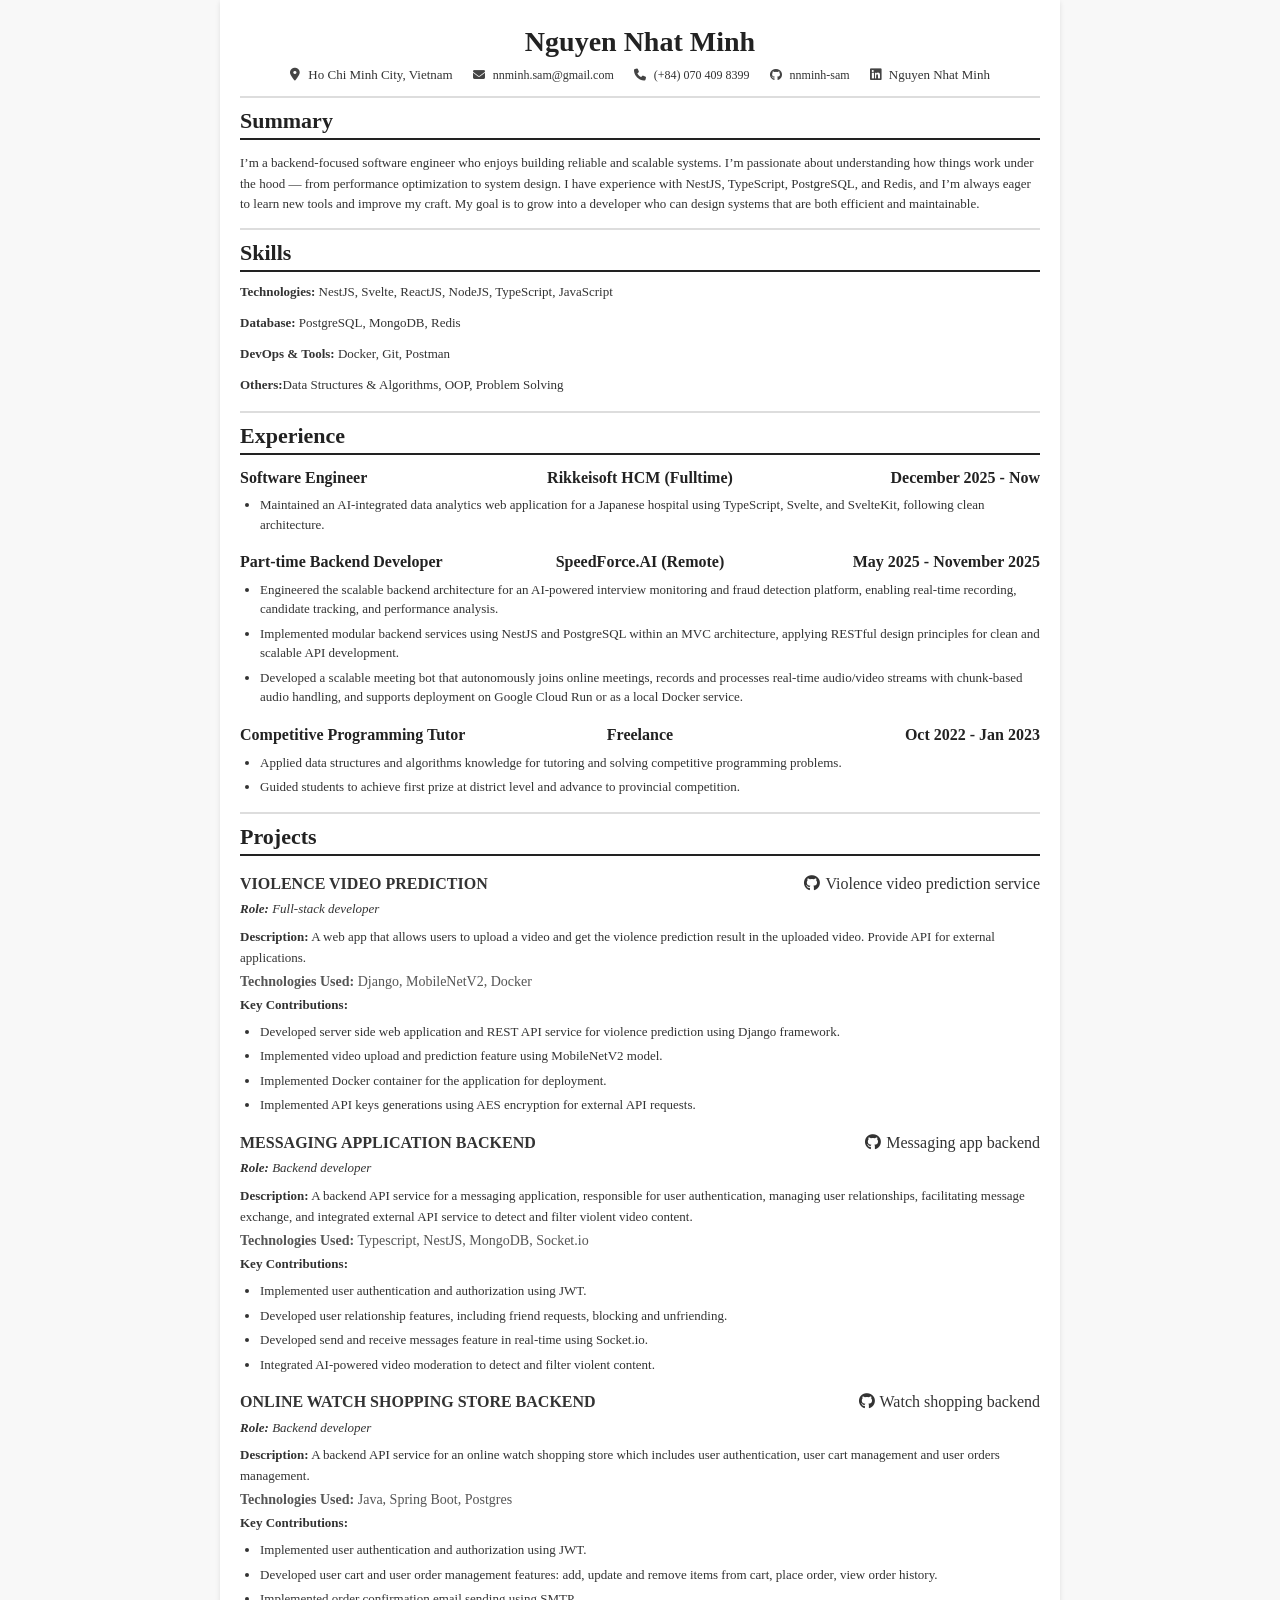
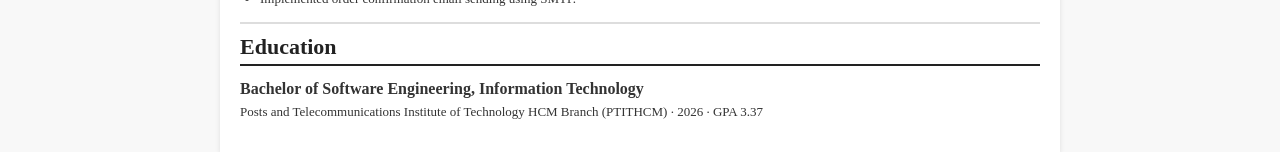
<file: index.html>
<!doctype html>
<html lang="en">
  <head>
    <meta charset="UTF-8" />
    <meta name="viewport" content="width=device-width, initial-scale=1.0" />
    <link
      rel="stylesheet"
      href="https://cdnjs.cloudflare.com/ajax/libs/font-awesome/6.5.1/css/all.min.css"
    />
    <link rel="stylesheet" href="style.css" />
    <title>Backend Developer Resume</title>
  </head>
  <body>
    <div class="cv-container">
      <!-- * Confacts & Personal Information Section -->
      <section class="personal-info">
        <h1 class="full-name">Nguyen Nhat Minh</h1>
        <div class="detail-information">
          <span class="address">
            <i class="fa-solid fa-location-dot"></i>
            Ho Chi Minh City, Vietnam
          </span>
          <span class="email">
            <i class="fa-solid fa-envelope"></i>
            nnminh.sam@gmail.com
          </span>
          <span class="phone-number"
            ><i class="fa-solid fa-phone"></i>
            (+84) 070 409 8399
          </span>
          <span class="github">
            <i class="fa-brands fa-github"></i>
            <a href="https://github.com/nnminh-sam">nnminh-sam</a>
          </span>
          <span class="linkedin">
            <i class="fa-brands fa-linkedin"></i>
            <a href="https://www.linkedin.com/in/nnminh1803/"
              >Nguyen Nhat Minh</a
            >
          </span>
        </div>
      </section>

      <!-- * Personal Summary Section -->
      <section class="summary">
        <div class="divider"></div>
        <h2 class="section-title">Summary</h2>
        <p>
          I’m a backend-focused software engineer who enjoys building reliable
          and scalable systems. I’m passionate about understanding how things
          work under the hood — from performance optimization to system design.
          I have experience with NestJS, TypeScript, PostgreSQL, and Redis, and
          I’m always eager to learn new tools and improve my craft. My goal is
          to grow into a developer who can design systems that are both
          efficient and maintainable.
        </p>
      </section>

      <!-- * Skill Section -->
      <section class="skills">
        <div class="divider"></div>
        <h2 class="section-title">Skills</h2>
        <p>
          <strong>Technologies:</strong> NestJS, Svelte, ReactJS, NodeJS,
          TypeScript, JavaScript
        </p>
        <p><strong>Database:</strong> PostgreSQL, MongoDB, Redis</p>
        <p><strong>DevOps & Tools:</strong> Docker, Git, Postman</p>
        <p>
          <strong>Others:</strong>Data Structures & Algorithms, OOP, Problem
          Solving
        </p>
      </section>

      <!-- * Experience Section -->
      <section class="experience">
        <div class="divider"></div>
        <h2 class="section-title">Experience</h2>

        <div class="experience-item">
          <div class="experience-header">
            <span class="job-title">Software Engineer</span>
            <span class="company">Rikkeisoft HCM (Fulltime)</span>
            <span class="duration">December 2025 - Now</span>
          </div>
          <div class="key-achievement">
            <ul>
              <li>
                Maintained an AI-integrated data analytics web application for a
                Japanese hospital using TypeScript, Svelte, and SvelteKit,
                following clean architecture.
              </li>
            </ul>
          </div>
        </div>

        <div class="experience-item">
          <div class="experience-header">
            <span class="job-title">Part-time Backend Developer</span>
            <span class="company">SpeedForce.AI (Remote)</span>
            <span class="duration">May 2025 - November 2025</span>
          </div>
          <div class="key-achievement">
            <ul>
              <li>
                Engineered the scalable backend architecture for an AI-powered
                interview monitoring and fraud detection platform, enabling
                real-time recording, candidate tracking, and performance
                analysis.
              </li>
              <li>
                Implemented modular backend services using NestJS and PostgreSQL
                within an MVC architecture, applying RESTful design principles
                for clean and scalable API development.
              </li>
              <li>
                Developed a scalable meeting bot that autonomously joins online
                meetings, records and processes real-time audio/video streams
                with chunk-based audio handling, and supports deployment on
                Google Cloud Run or as a local Docker service.
              </li>
            </ul>
          </div>
        </div>

        <div class="experience-item">
          <div class="experience-header">
            <span class="job-title">Competitive Programming Tutor</span>
            <span class="company">Freelance</span>
            <span class="duration">Oct 2022 - Jan 2023</span>
          </div>
          <div class="key-achievement">
            <ul>
              <li>
                Applied data structures and algorithms knowledge for tutoring
                and solving competitive programming problems.
              </li>
              <li>
                Guided students to achieve first prize at district level and
                advance to provincial competition.
              </li>
            </ul>
          </div>
        </div>
      </section>

      <!-- * Project Section -->
      <section class="projects">
        <div class="divider"></div>
        <h2 class="section-title">Projects</h2>

        <div class="project-item">
          <div class="project-details">
            <h3 class="project-name">Violence video prediction</h3>
            <a
              class="github-repo"
              href="https://github.com/nnminh-sam/violence-prediction-service"
              ><i class="fa-brands fa-github"></i>Violence video prediction
              service</a
            >
          </div>

          <p class="role-container">
            <strong>Role:</strong>
            <span class="role">Full-stack developer</span>
          </p>
          <p class="description">
            <strong>Description:</strong>
            A web app that allows users to upload a video and get the violence
            prediction result in the uploaded video. Provide API for external
            applications.
          </p>
          <p class="technologies-used">
            <strong>Technologies Used:</strong> Django, MobileNetV2, Docker
          </p>
          <div class="key-achievement">
            <p><strong>Key Contributions:</strong></p>
            <ul>
              <li>
                Developed server side web application and REST API service for
                violence prediction using Django framework.
              </li>
              <li>
                Implemented video upload and prediction feature using
                MobileNetV2 model.
              </li>
              <li>
                Implemented Docker container for the application for deployment.
              </li>
              <li>
                Implemented API keys generations using AES encryption for
                external API requests.
              </li>
            </ul>
          </div>
        </div>

        <div class="project-item">
          <div class="project-details">
            <h3 class="project-name">Messaging Application Backend</h3>
            <a
              class="github-repo"
              href="https://github.com/nnminh-sam/violence-image-detection-in-messaging-app"
              ><i class="fa-brands fa-github"></i>Messaging app backend</a
            >
          </div>

          <p class="role-container">
            <strong>Role:</strong>
            <span class="role">Backend developer</span>
          </p>
          <p class="description">
            <strong>Description:</strong>
            A backend API service for a messaging application, responsible for
            user authentication, managing user relationships, facilitating
            message exchange, and integrated external API service to detect and
            filter violent video content.
          </p>
          <p class="technologies-used">
            <strong>Technologies Used:</strong> Typescript, NestJS, MongoDB,
            Socket.io
          </p>
          <div class="key-achievement">
            <p><strong>Key Contributions:</strong></p>
            <ul>
              <li>
                Implemented user authentication and authorization using JWT.
              </li>
              <li>
                Developed user relationship features, including friend requests,
                blocking and unfriending.
              </li>
              <li>
                Developed send and receive messages feature in real-time using
                Socket.io.
              </li>
              <li>
                Integrated AI-powered video moderation to detect and filter
                violent content.
              </li>
            </ul>
          </div>
        </div>

        <div class="project-item">
          <div class="project-details">
            <h3 class="project-name">Online Watch Shopping Store Backend</h3>
            <a
              class="github-repo"
              href="https://github.com/nnminh-sam/The-Watchers"
              ><i class="fa-brands fa-github"></i>Watch shopping backend</a
            >
          </div>

          <p class="role-container">
            <strong>Role:</strong>
            <span class="role">Backend developer</span>
          </p>
          <p class="description">
            <strong>Description:</strong>
            A backend API service for an online watch shopping store which
            includes user authentication, user cart management and user orders
            management.
          </p>
          <p class="technologies-used">
            <strong>Technologies Used:</strong> Java, Spring Boot, Postgres
          </p>
          <div class="key-achievement">
            <p><strong>Key Contributions:</strong></p>
            <ul>
              <li>
                Implemented user authentication and authorization using JWT.
              </li>
              <li>
                Developed user cart and user order management features: add,
                update and remove items from cart, place order, view order
                history.
              </li>
              <li>Implemented order confirmation email sending using SMTP.</li>
            </ul>
          </div>
        </div>
      </section>

      <!-- * Education Section -->
      <section class="education">
        <div class="divider"></div>
        <h2 class="section-title">Education</h2>

        <div class="education-item">
          <h3 class="degree-and-major">
            <span class="degree">Bachelor of Software Engineering</span>,
            <span class="major">Information Technology</span>
          </h3>
          <p class="university">
            <span class="name">
              Posts and Telecommunications Institute of Technology HCM Branch
              (PTITHCM)
            </span>
            <span class="delimiter"> · </span>
            <span class="graduation-year"> 2026 </span>
            <span class="delimiter"> · </span>
            <span class="graduation-year"> GPA 3.37 </span>
          </p>
        </div>
      </section>
    </div>
  </body>
</html>
</file>
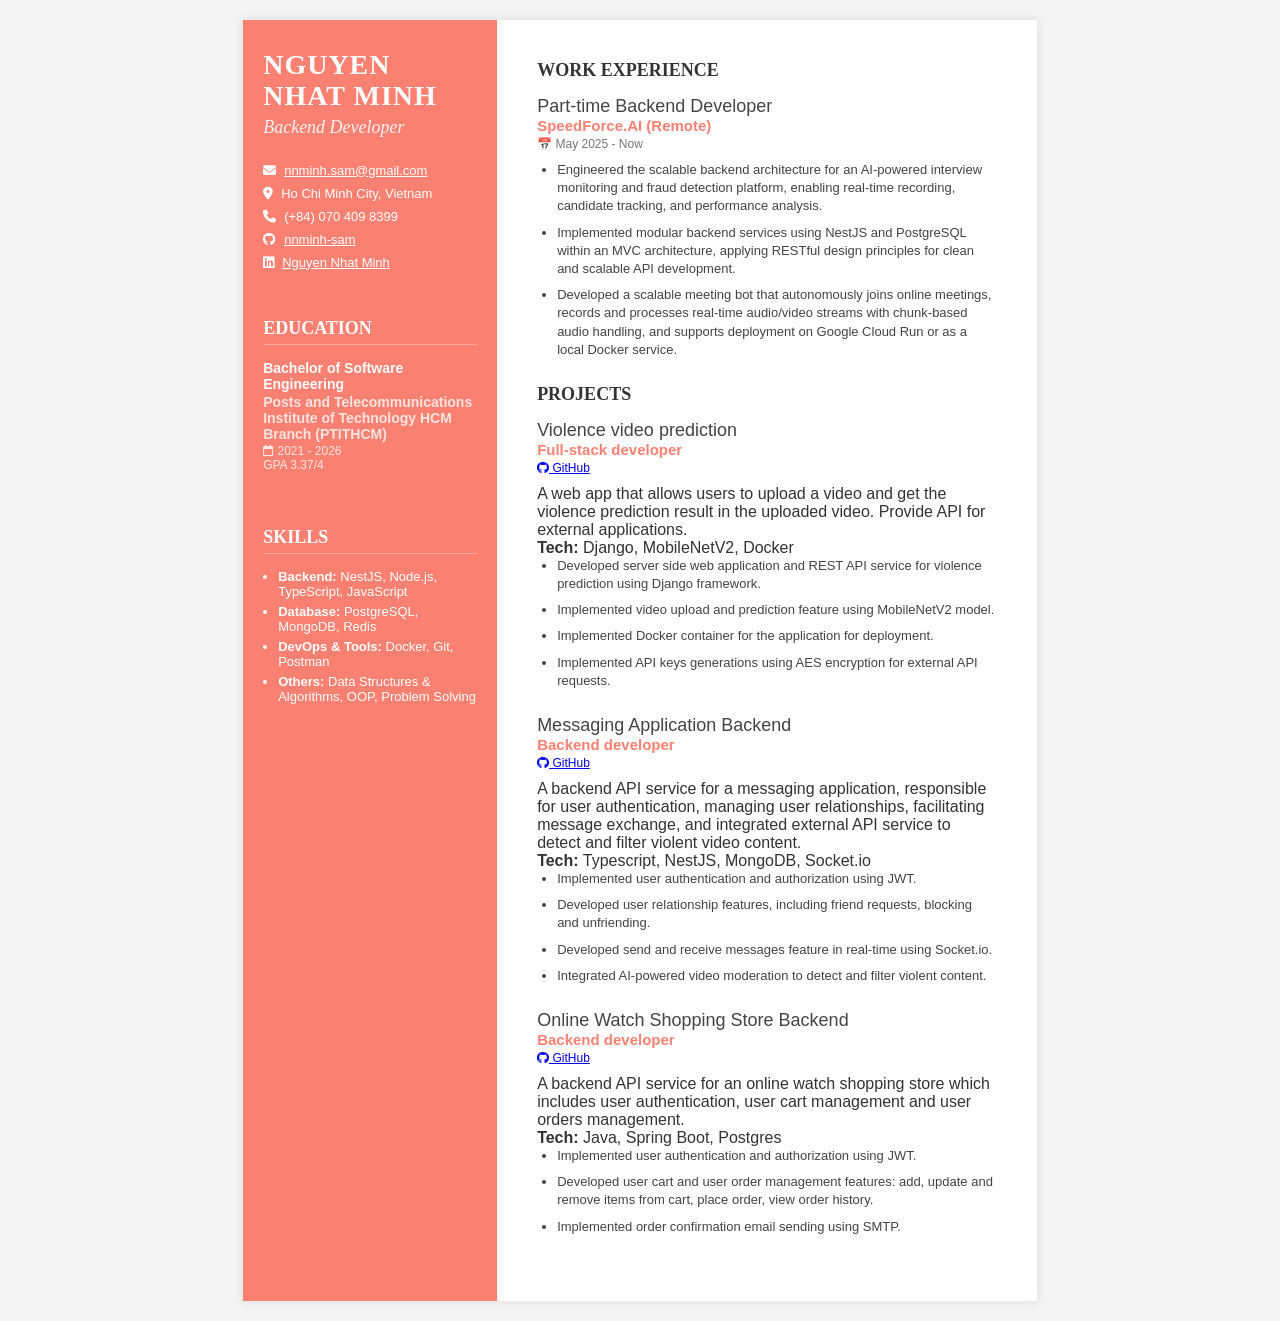
<file: vi-index.html>
<!DOCTYPE html>
<html lang="en">
  <head>
    <meta charset="UTF-8" />
    <meta name="viewport" content="width=device-width, initial-scale=1.0" />
    <title>Nguyen Nhat Minh Resume</title>
    <link rel="stylesheet" href="vi-style.css" />
    <link
      rel="stylesheet"
      href="https://cdnjs.cloudflare.com/ajax/libs/font-awesome/6.5.1/css/all.min.css"
    />
  </head>
  <body>
    <div class="resume-container">
      <div class="left-col">
        <div class="header">
          <h1>Nguyen<br />Nhat Minh</h1>
          <h2>Backend Developer</h2>

          <div class="contact-info">
            <div>
              <i class="fa-solid fa-envelope"></i>
              <a href="mailto:nnminh.sam@gmail.com">nnminh.sam@gmail.com</a>
            </div>
            <div>
              <i class="fa-solid fa-location-dot"></i>
              Ho Chi Minh City, Vietnam
            </div>
            <div>
              <i class="fa-solid fa-phone"></i>
              (+84) 070 409 8399
            </div>
            <div>
              <i class="fa-brands fa-github"></i>
              <a href="https://github.com/nnminh-sam">nnminh-sam</a>
            </div>
            <div>
              <i class="fa-brands fa-linkedin"></i>
              <a href="https://www.linkedin.com/in/nnminh1803/"
                >Nguyen Nhat Minh</a
              >
            </div>
          </div>
        </div>

        <div class="education">
          <h3 class="section-title-sidebar">Education</h3>

          <div class="edu-block">
            <div class="edu-degree">
              <span class="degree">Bachelor of Software Engineering</span>
            </div>
            <div class="edu-school">
              <span class="name">
                Posts and Telecommunications Institute of Technology HCM Branch
                (PTITHCM)
              </span>
            </div>
            <div class="edu-date">
              <i class="fa-regular fa-calendar"></i>
              2021 - 2026
            </div>
            <div class="edu-date">GPA 3.37/4</div>
          </div>
        </div>

        <div class="skills">
          <h3 class="section-title-sidebar">Skills</h3>
          <ul class="skills-list">
            <li>
              <strong>Backend:</strong> NestJS, Node.js, TypeScript, JavaScript
            </li>
            <li><strong>Database:</strong> PostgreSQL, MongoDB, Redis</li>
            <li><strong>DevOps & Tools:</strong> Docker, Git, Postman</li>
            <li>
              <strong>Others:</strong> Data Structures & Algorithms, OOP,
              Problem Solving
            </li>
          </ul>
        </div>
      </div>

      <div class="right-col">
        <section class="work-experience">
          <h3 class="section-title-main">Work Experience</h3>

          <div class="job-block">
            <div class="job-title">Part-time Backend Developer</div>
            <div class="company-name">SpeedForce.AI (Remote)</div>
            <div class="job-meta">
              <span>📅 May 2025 - Now</span>
            </div>
            <ul class="content-ul">
              <li>
                Engineered the scalable backend architecture for an AI-powered
                interview monitoring and fraud detection platform, enabling
                real-time recording, candidate tracking, and performance
                analysis.
              </li>
              <li>
                Implemented modular backend services using NestJS and PostgreSQL
                within an MVC architecture, applying RESTful design principles
                for clean and scalable API development.
              </li>
              <li>
                Developed a scalable meeting bot that autonomously joins online
                meetings, records and processes real-time audio/video streams
                with chunk-based audio handling, and supports deployment on
                Google Cloud Run or as a local Docker service.
              </li>
            </ul>
          </div>
        </section>

        <section class="projects">
          <h3 class="section-title-main">Projects</h3>

          <div class="project-block">
            <div class="job-title">Violence video prediction</div>
            <div class="company-name">Full-stack developer</div>
            <div class="job-meta">
              <a
                href="https://github.com/nnminh-sam/violence-prediction-service"
              >
                <i class="fa-brands fa-github"></i> GitHub
              </a>
            </div>
            <p class="project-description">
              A web app that allows users to upload a video and get the violence
              prediction result in the uploaded video. Provide API for external
              applications.
            </p>
            <p class="project-tech">
              <strong>Tech:</strong> Django, MobileNetV2, Docker
            </p>
            <ul class="content-ul">
              <li>
                Developed server side web application and REST API service for
                violence prediction using Django framework.
              </li>
              <li>
                Implemented video upload and prediction feature using
                MobileNetV2 model.
              </li>
              <li>
                Implemented Docker container for the application for deployment.
              </li>
              <li>
                Implemented API keys generations using AES encryption for
                external API requests.
              </li>
            </ul>
          </div>

          <div class="project-block">
            <div class="job-title">Messaging Application Backend</div>
            <div class="company-name">Backend developer</div>
            <div class="job-meta">
              <a
                href="https://github.com/nnminh-sam/violence-image-detection-in-messaging-app"
              >
                <i class="fa-brands fa-github"></i> GitHub
              </a>
            </div>
            <p class="project-description">
              A backend API service for a messaging application, responsible for
              user authentication, managing user relationships, facilitating
              message exchange, and integrated external API service to detect
              and filter violent video content.
            </p>
            <p class="project-tech">
              <strong>Tech:</strong> Typescript, NestJS, MongoDB, Socket.io
            </p>
            <ul class="content-ul">
              <li>
                Implemented user authentication and authorization using JWT.
              </li>
              <li>
                Developed user relationship features, including friend requests,
                blocking and unfriending.
              </li>
              <li>
                Developed send and receive messages feature in real-time using
                Socket.io.
              </li>
              <li>
                Integrated AI-powered video moderation to detect and filter
                violent content.
              </li>
            </ul>
          </div>

          <div class="project-block">
            <div class="job-title">Online Watch Shopping Store Backend</div>
            <div class="company-name">Backend developer</div>
            <div class="job-meta">
              <a href="https://github.com/nnminh-sam/The-Watchers">
                <i class="fa-brands fa-github"></i> GitHub
              </a>
            </div>
            <p class="project-description">
              A backend API service for an online watch shopping store which
              includes user authentication, user cart management and user orders
              management.
            </p>
            <p class="project-tech">
              <strong>Tech:</strong> Java, Spring Boot, Postgres
            </p>
            <ul class="content-ul">
              <li>
                Implemented user authentication and authorization using JWT.
              </li>
              <li>
                Developed user cart and user order management features: add,
                update and remove items from cart, place order, view order
                history.
              </li>
              <li>Implemented order confirmation email sending using SMTP.</li>
            </ul>
          </div>
        </section>
      </div>
    </div>
  </body>
</html>
</file>
<file: style.css>
html,
body {
  background-color: #f8f8f8;
  margin: 0;
  padding: 0;
}

.cv-container {
  background-color: white;
  font-family: Times, serif;
  font-size: 13px;
  max-width: 800px;
  height: 100%;
  padding: 20px;
  color: #333;
  line-height: 1.6;
  margin: auto;
  box-shadow: 0 2px 5px rgba(0, 0, 0, 0.1);
}

/* Headings */
h1,
h2 {
  color: #222;
  font-weight: bold;
  margin-bottom: 10px;
}

h1 {
  font-size: 28px;
  text-align: center;
}

h2 {
  font-size: 22px;
  margin-top: 10px;
  margin-bottom: 10px;
}

h3 {
  font-size: 16px;
}

a,
a:visited {
  color: inherit;
  text-decoration: none;
}

/* Divider */
.divider {
  display: block;
  width: 100%;
  height: 2px;
  background-color: #ddd;
  margin: 10px 10px 0 0;
}

/* Section */
.section-title {
  border-bottom: 2px solid #222;
  margin-top: 5px;
}

.personal-info .full-name {
  padding: 0;
  margin: 0;
}

.personal-info .detail-information {
  display: flex;
  justify-content: center;
  align-items: center;
  gap: 20px;
  flex-wrap: wrap;
}

.personal-info i {
  margin-right: 5px;
  color: #444;
}

/* Contact Info */
.github,
.email,
.phone-number {
  font-size: 12px;
}

/* Skills */
.skills p {
  margin: 5px 0;
  padding-bottom: 5px;
}

/* Projects */
.projects .project-item {
  margin-top: 15px;
}

.project-details {
  display: flex;
  align-items: center;
  gap: 10px;
  font-size: 16px;
}

.project-item h3 {
  color: #333;
  justify-content: center;
  padding: 0;
  margin: 0;
  flex: 1;
  text-transform: uppercase;
}

.project-item .github-repo i {
  margin-right: 5px;
}

.project-item .role-container {
  margin-top: 2px;
  padding: none;
  font-style: italic;
  margin-bottom: 5px;
}

.project-item p {
  margin: 0;
  padding: 1px 0;
}

.technologies-used {
  font-size: 14px;
  color: #555;
}

.key-achievement ul {
  margin-top: 5px;
  padding-left: 20px;
}

.key-achievement li {
  font-size: 14px;
  margin-bottom: 5px;
}

/* Experience */
.experience-item {
  margin-bottom: 15px;
}

.experience-header {
  display: flex;
  justify-content: space-between;
  align-items: baseline;
  flex-wrap: wrap;
  font-size: 16px;
  font-weight: 600;
  color: #222;
  margin-bottom: 5px;
  font-weight: bolder !important;
}

.experience-header .job-title {
  flex: 1 1 30%;
}

.experience-header .company {
  flex: 1 1 35%;
  text-align: center;
}

.experience-header .duration {
  flex: 1 1 30%;
  text-align: right;
}

.key-achievement ul {
  margin-top: 5px;
  padding-left: 20px;
}

.key-achievement li {
  font-size: 13px;
  margin-bottom: 5px;
  line-height: 1.5;
}

/* Optional tweak for smaller screens */
@media (max-width: 600px) {
  .experience-header {
    flex-direction: column;
    align-items: flex-start;
    gap: 3px;
  }

  .experience-header .company,
  .experience-header .duration {
    text-align: left;
  }
}

/* Education */
.education-item h3 {
  margin: 0;
  padding: 0;
}

.university {
  margin: 0;
  margin-bottom: 10px;
  padding: 0;
}

@media print {
  body {
    padding: 0;
    margin: 0;
  }

  .cv-container {
    box-shadow: none;
    max-width: none;
  }

  .divider {
    border-bottom: 1px solid #ddd !important;
    display: block !important;
  }
}

@media (max-width: 600px) {
  .cv-container {
    /* margin: 10px 0; */
    padding: 10px;
  }

  .project-details {
    flex-direction: column;
    align-items: flex-start;
  }
}
</file>
<file: vi-style.css>
/* GENERAL RESET */
* {
  box-sizing: border-box;
  margin: 0;
  padding: 0;
}

body {
  font-family: "Segoe UI", Tahoma, Geneva, Verdana, sans-serif;
  background-color: #f4f4f4;
  display: flex;
  justify-content: center;
  padding: 20px;
}

/* A4 PAGE CONTAINER */
.resume-container {
  width: 210mm; /* A4 Width */
  min-height: 297mm; /* A4 Height */
  background-color: white;
  display: flex;
  box-shadow: 0 0 10px rgba(0, 0, 0, 0.1);
}

/* --- LEFT COLUMN (SIDEBAR) --- */
.left-col {
  width: 32%;
  background-color: #fa8072; /* Salmon Color */
  color: white;
  padding: 30px 20px;
  display: flex;
  flex-direction: column;
  gap: 30px;
}

/* Typography for Left Column */
.left-col h1 {
  font-family: "Georgia", serif;
  font-size: 28px;
  line-height: 1.1;
  text-transform: uppercase;
  letter-spacing: 1px;
  margin-bottom: 5px;
}

.left-col h2 {
  font-family: "Georgia", serif;
  font-size: 18px;
  font-style: italic;
  font-weight: normal;
  margin-bottom: 25px;
  opacity: 0.9;
}

.contact-info div {
  margin-bottom: 8px;
  font-size: 13px;
  display: flex;
  align-items: center;
  gap: 8px;
}

.contact-info a {
  color: white;
  text-decoration: underline;
}

.section-title-sidebar {
  font-family: "Georgia", serif;
  font-size: 18px;
  text-transform: uppercase;
  border-bottom: 1px solid rgba(255, 255, 255, 0.3);
  padding-bottom: 5px;
  margin-bottom: 15px;
  margin-top: 10px;
}

.edu-block {
  margin-bottom: 15px;
}

.edu-degree {
  font-weight: bold;
  font-size: 14px;
}

.edu-school {
  color: #ffe4e1; /* Lighter salmon/white */
  font-weight: bold;
  font-size: 14px;
  margin: 2px 0;
}

.edu-date {
  font-size: 12px;
  opacity: 0.8;
}

.skills-list {
  list-style-type: disc;
  margin-left: 15px;
}

.skills-list li {
  font-size: 13px;
  margin-bottom: 5px;
}

/* --- RIGHT COLUMN (MAIN CONTENT) --- */
.right-col {
  width: 68%;
  padding: 40px;
  color: #333;
}

/* Typography for Right Column */
.section-title-main {
  font-family: "Georgia", serif;
  font-size: 18px;
  text-transform: uppercase;
  font-weight: bold;
  margin-bottom: 15px;
  color: #333;
}

.job-block,
.project-block {
  margin-bottom: 25px;
}

.job-title {
  font-size: 18px;
  font-weight: 400;
  color: #444;
}

.company-name {
  color: #fa8072; /* Matching Sidebar Color */
  font-weight: bold;
  font-size: 15px;
  margin-bottom: 3px;
}

.job-meta {
  font-size: 12px;
  color: #777;
  margin-bottom: 10px;
  display: flex;
  gap: 10px;
}

.content-ul {
  list-style-type: disc;
  margin-left: 20px;
}

.content-ul li {
  font-size: 13px;
  line-height: 1.4;
  margin-bottom: 8px;
  color: #444;
}

/* Special formatting for the bold/underlined text in image */
.highlight {
  font-weight: bold;
  text-decoration: underline;
}

/* Icon placeholders */
.icon {
  width: 15px;
  text-align: center;
}
</file>
